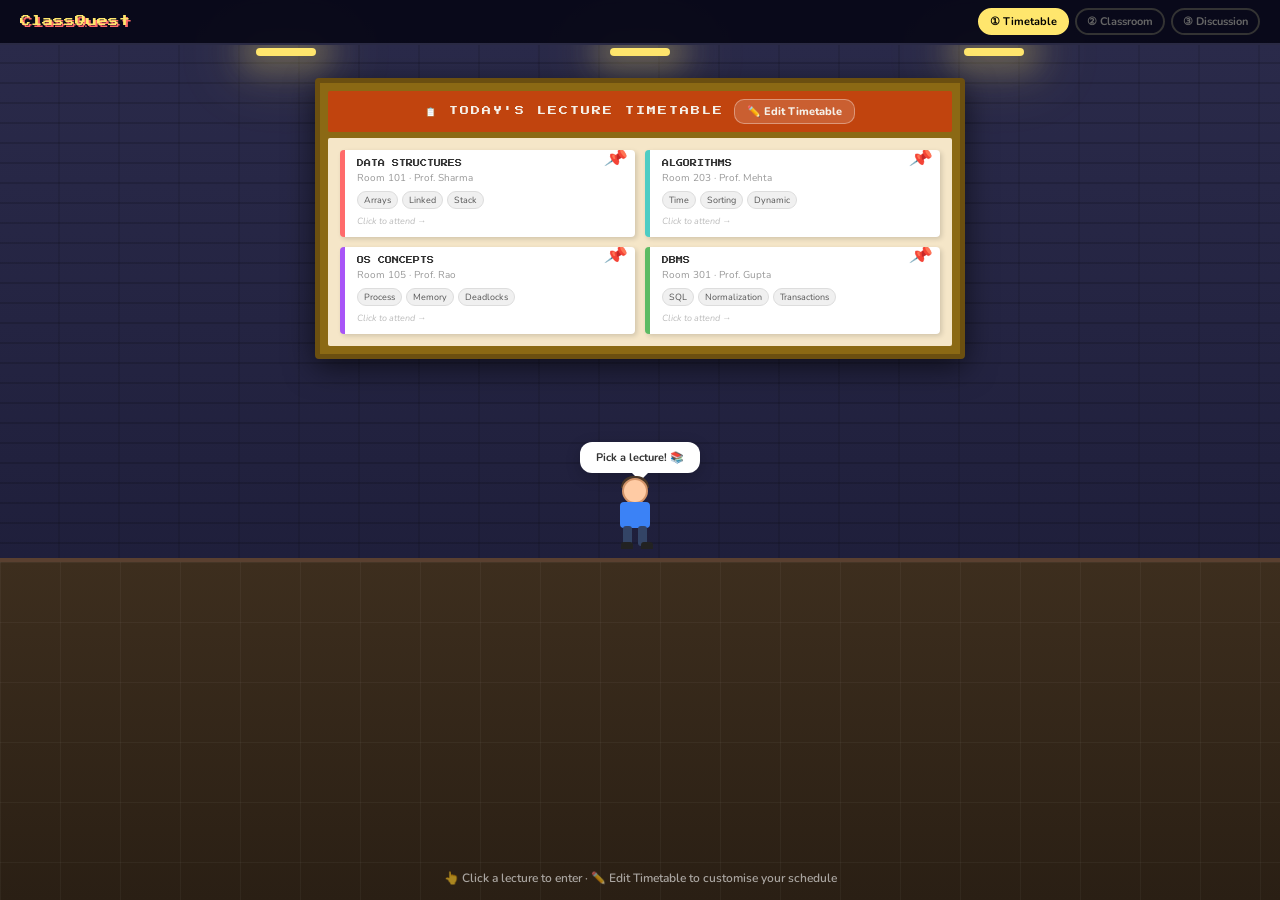
<file: lecture-tracker.html>
<!DOCTYPE html>
<html lang="en">
<head>
<meta charset="UTF-8">
<meta name="viewport" content="width=device-width, initial-scale=1.0">
<title>ClassQuest – Lecture Confusion Tracker</title>
<style>
  @import url('https://fonts.googleapis.com/css2?family=Press+Start+2P&family=VT323:wght@400&family=Nunito:wght@400;600;700;800&display=swap');

  :root {
    --chalk: #f5f0e8; --board: #2d5a27; --paper: #FFF9F0;
    --accent: #FF6B6B; --blue: #4ECDC4; --yellow: #FFE66D;
    --purple: #A855F7; --green: #5DBB63;
  }
  * { margin:0; padding:0; box-sizing:border-box; }
  body { font-family:'Nunito',sans-serif; background:#0f0f1a; overflow:hidden; height:100vh; width:100vw; }

  /* NAV */
  #nav { position:fixed; top:0; left:0; right:0; z-index:100; background:rgba(10,10,25,0.97); border-bottom:2px solid #2a2a44; display:flex; align-items:center; gap:12px; padding:8px 20px; }
  .logo { font-family:'Press Start 2P',monospace; font-size:11px; color:var(--yellow); text-shadow:2px 2px #ff6b6b; }
  #nav .steps { display:flex; gap:6px; margin-left:auto; }
  .step-pill { padding:4px 10px; border-radius:20px; font-size:11px; font-weight:700; border:2px solid #333; color:#666; transition:all 0.3s; }
  .step-pill.active { background:var(--yellow); color:#000; border-color:var(--yellow); }
  .step-pill.done { background:var(--green); color:#fff; border-color:var(--green); }

  /* SCENES */
  .scene { position:absolute; top:0; left:0; width:100%; height:100%; display:none; overflow:hidden; }
  .scene.visible { display:block; }

  /* LOBBY */
  #scene-lobby { background:linear-gradient(180deg,#1a1a3e 0%,#2d2d5e 40%,#4a3728 100%); }
  .lobby-wall { position:absolute; top:44px; left:0; right:0; height:62%; background:linear-gradient(180deg,#2a2a4a,#1e1e3a); }
  .lobby-wall::before { content:''; position:absolute; inset:0; background-image:repeating-linear-gradient(transparent 0px,transparent 18px,rgba(0,0,0,0.15) 18px,rgba(0,0,0,0.15) 20px),repeating-linear-gradient(90deg,transparent 0px,transparent 58px,rgba(0,0,0,0.1) 58px,rgba(0,0,0,0.1) 60px); }
  .lobby-floor { position:absolute; bottom:0; left:0; right:0; height:38%; background:linear-gradient(180deg,#3d2e1e,#2a1f14); border-top:4px solid #5a4030; }
  .lobby-floor::after { content:''; position:absolute; inset:0; background-image:linear-gradient(rgba(255,255,255,0.04) 1px,transparent 1px),linear-gradient(90deg,rgba(255,255,255,0.04) 1px,transparent 1px); background-size:60px 60px; }
  .ceiling-light { position:absolute; top:48px; width:60px; height:8px; background:var(--yellow); border-radius:4px; box-shadow:0 0 30px 15px rgba(255,230,109,0.25),0 0 60px 30px rgba(255,230,109,0.08); }

  /* NOTICEBOARD */
  #noticeboard { position:absolute; top:78px; left:50%; transform:translateX(-50%); width:650px; background:#8B6914; border:5px solid #6B4F10; border-radius:4px; padding:8px; box-shadow:0 8px 30px rgba(0,0,0,0.6); }
  .board-header { background:#C1440E; color:var(--chalk); font-family:'Press Start 2P',monospace; font-size:9px; text-align:center; padding:8px 12px; letter-spacing:2px; margin-bottom:6px; border-radius:2px; display:flex; align-items:center; justify-content:center; gap:10px; }
  .edit-tt-btn { background:rgba(255,255,255,0.15); border:1px solid rgba(255,255,255,0.35); color:var(--chalk); font-family:'Nunito',sans-serif; font-size:11px; font-weight:800; padding:4px 12px; border-radius:10px; cursor:pointer; transition:all 0.2s; white-space:nowrap; flex-shrink:0; }
  .edit-tt-btn:hover { background:rgba(255,255,255,0.3); }
  .board-inner { background:#f5e6c8; padding:12px; display:grid; grid-template-columns:1fr 1fr; gap:10px; border-radius:2px; min-height:180px; }
  .lecture-card { background:white; border-radius:4px; padding:10px 12px; cursor:pointer; transition:all 0.2s; border-left:5px solid var(--accent); box-shadow:2px 2px 5px rgba(0,0,0,0.15); position:relative; overflow:hidden; }
  .card-pin { position:absolute; top:-4px; right:8px; font-size:18px; transform:rotate(10deg); pointer-events:none; }
  .lecture-card:hover { transform:translateY(-3px) scale(1.02); box-shadow:4px 6px 15px rgba(0,0,0,0.25); }
  .lc-subject { font-family:'Press Start 2P',monospace; font-size:7px; color:#333; margin-bottom:4px; }
  .lc-room { font-size:10px; color:#999; margin-top:2px; }
  .lc-topics { margin-top:6px; display:flex; gap:4px; flex-wrap:wrap; }
  .topic-chip { font-size:9px; padding:2px 6px; background:#f0f0f0; border-radius:10px; color:#555; border:1px solid #ddd; }
  .click-hint { font-size:9px; color:#bbb; font-style:italic; margin-top:6px; }

  /* AVATAR */
  #avatar-lobby { position:absolute; bottom:38%; left:50%; transform:translateX(-50%); width:50px; height:80px; transition:left 0.8s ease; }
  .speech-bubble { position:absolute; background:white; border-radius:12px; padding:8px 12px; font-size:11px; color:#333; font-weight:700; white-space:nowrap; box-shadow:0 4px 15px rgba(0,0,0,0.2); bottom:85px; left:50%; transform:translateX(-50%); animation:bubblePop 0.3s ease; min-width:120px; text-align:center; }
  .speech-bubble::after { content:''; position:absolute; top:100%; left:50%; transform:translateX(-50%); border:8px solid transparent; border-top-color:white; }
  @keyframes bubblePop { from{transform:translateX(-50%) scale(0.5);opacity:0} to{transform:translateX(-50%) scale(1);opacity:1} }
  .lobby-instruction { position:absolute; bottom:14px; left:50%; transform:translateX(-50%); color:rgba(255,255,255,0.6); font-size:12px; text-align:center; font-weight:600; animation:pulse 2s infinite; white-space:nowrap; }
  @keyframes pulse { 0%,100%{opacity:0.6} 50%{opacity:1} }

  /* CLASSROOM */
  #scene-classroom { background:linear-gradient(180deg,#1a0f05,#2d1810); }
  .class-wall { position:absolute; top:44px; left:0; right:0; height:55%; background:linear-gradient(180deg,#c9a882,#b8956e); background-image:repeating-linear-gradient(transparent 0px,transparent 24px,rgba(139,105,20,0.15) 24px,rgba(139,105,20,0.15) 26px),repeating-linear-gradient(90deg,transparent 0px,transparent 74px,rgba(139,105,20,0.1) 74px,rgba(139,105,20,0.1) 76px); }
  #chalkboard { position:absolute; top:58px; left:50%; transform:translateX(-50%); width:65%; max-width:700px; height:240px; background:var(--board); border:12px solid #4a3520; border-radius:4px; padding:16px; box-shadow:0 8px 30px rgba(0,0,0,0.5),inset 0 0 30px rgba(0,0,0,0.2); }
  .board-title { font-family:'VT323',monospace; font-size:26px; color:rgba(245,240,232,0.9); text-align:center; margin-bottom:10px; }
  .chalk-topics { display:flex; flex-direction:column; gap:5px; overflow-y:auto; max-height:185px; }
  .chalk-line { font-family:'VT323',monospace; font-size:20px; color:rgba(245,240,232,0.7); padding:2px 8px; cursor:pointer; border-radius:3px; transition:all 0.2s; display:flex; align-items:center; gap:8px; }
  .chalk-line:hover { background:rgba(255,255,255,0.08); color:rgba(245,240,232,0.95); }
  .chalk-line.confused { color:var(--accent)!important; background:rgba(255,107,107,0.1); }
  .confused-dot { width:8px; height:8px; border-radius:50%; background:var(--accent); flex-shrink:0; animation:blink 1s infinite; display:none; }
  .chalk-line.confused .confused-dot { display:block; }
  @keyframes blink { 0%,100%{opacity:1} 50%{opacity:0.3} }
  .class-floor { position:absolute; bottom:0; left:0; right:0; height:40%; background:linear-gradient(180deg,#5a3a1e,#3d2610); border-top:4px solid #7a5030; }
  .class-floor::after { content:''; position:absolute; inset:0; background-image:linear-gradient(rgba(255,255,255,0.03) 1px,transparent 1px),linear-gradient(90deg,rgba(255,255,255,0.03) 1px,transparent 1px); background-size:80px 80px; }
  .desk-row { position:absolute; bottom:16%; left:0; right:0; display:flex; justify-content:center; gap:30px; align-items:flex-end; }
  .desk { width:100px; height:40px; background:linear-gradient(180deg,#D4A853,#B8902E); border-radius:4px 4px 0 0; border:2px solid #9A7520; position:relative; box-shadow:0 4px 0 #7A5810,0 6px 10px rgba(0,0,0,0.3); }
  .desk::after { content:''; position:absolute; bottom:-20px; left:10px; right:10px; height:20px; background:#9A7520; border-radius:0 0 4px 4px; }
  .my-desk { border-color:var(--yellow); background:linear-gradient(180deg,#F0C060,#D4A040); box-shadow:0 4px 0 #A07820,0 6px 15px rgba(255,230,100,0.3); }
  .desk-avatar { position:absolute; top:-75px; left:50%; transform:translateX(-50%); }
  #open-notebook-btn { position:absolute; bottom:22%; left:50%; transform:translateX(-50%); background:var(--yellow); color:#000; font-family:'Press Start 2P',monospace; font-size:8px; padding:10px 18px; border:none; border-radius:4px; cursor:pointer; transition:all 0.2s; box-shadow:0 4px 0 #b8962a; z-index:10; }
  #open-notebook-btn:hover { transform:translateX(-50%) translateY(-2px); box-shadow:0 6px 0 #b8962a; }

  /* DISCUSSION */
  #scene-discussion { background:linear-gradient(135deg,#0f0c29,#302b63,#24243e); }
  .disc-title { position:absolute; top:60px; left:50%; transform:translateX(-50%); font-family:'Press Start 2P',monospace; font-size:13px; color:var(--yellow); text-shadow:0 0 20px rgba(255,230,109,0.5); white-space:nowrap; }
  .rooms-container { position:absolute; top:115px; left:50%; transform:translateX(-50%); width:90%; max-width:800px; display:grid; grid-template-columns:1fr 1fr 1fr; gap:16px; }
  .room-card { background:rgba(255,255,255,0.05); border:1px solid rgba(255,255,255,0.1); border-radius:12px; padding:16px; cursor:pointer; transition:all 0.3s; position:relative; overflow:hidden; }
  .room-card::before { content:''; position:absolute; inset:0; background:var(--room-color,rgba(255,107,107,0.1)); opacity:0; transition:opacity 0.3s; }
  .room-card:hover { transform:translateY(-4px); border-color:rgba(255,255,255,0.25); }
  .room-card:hover::before { opacity:1; }
  .room-icon { font-size:32px; margin-bottom:10px; }
  .room-name { font-family:'Press Start 2P',monospace; font-size:8px; color:white; margin-bottom:6px; line-height:1.6; }
  .room-desc { font-size:11px; color:rgba(255,255,255,0.5); line-height:1.5; }
  .room-badge { position:absolute; top:10px; right:10px; background:var(--accent); color:white; font-size:10px; font-weight:800; padding:2px 7px; border-radius:10px; }
  .confusion-tags { margin-top:10px; display:flex; flex-wrap:wrap; gap:4px; }
  .ctag { font-size:9px; padding:2px 7px; border-radius:10px; font-weight:700; }
  .confused-summary-strip { position:absolute; bottom:20px; left:50%; transform:translateX(-50%); background:rgba(255,107,107,0.1); border:1px solid rgba(255,107,107,0.3); border-radius:12px; padding:10px 20px; color:rgba(255,255,255,0.7); font-size:12px; text-align:center; max-width:700px; width:90%; }
  .confused-summary-strip strong { color:var(--accent); }

  /* NOTEBOOK OVERLAY */
  #notebook-overlay { position:fixed; inset:0; z-index:200; background:rgba(0,0,0,0.72); display:none; align-items:center; justify-content:center; backdrop-filter:blur(4px); flex-direction:column; gap:12px; }
  #notebook-overlay.open { display:flex; }
  #notebook { width:570px; max-height:74vh; background:var(--paper); border-radius:4px; box-shadow:0 20px 60px rgba(0,0,0,0.6); overflow:hidden; animation:notebookOpen 0.4s cubic-bezier(0.34,1.56,0.64,1); display:flex; flex-direction:column; }
  @keyframes notebookOpen { from{transform:scale(0.8) rotate(-5deg);opacity:0} to{transform:scale(1) rotate(0deg);opacity:1} }
  .nb-inner { display:flex; flex:1; overflow:hidden; }
  .notebook-binding { width:40px; background:linear-gradient(180deg,#555,#333); flex-shrink:0; display:flex; flex-direction:column; align-items:center; padding:8px 0; gap:16px; }
  .spiral { width:24px; height:24px; border-radius:50%; background:#888; border:3px solid #aaa; }
  .notebook-content { flex:1; padding:20px; overflow-y:auto; background:repeating-linear-gradient(to bottom,transparent 0px,transparent 29px,#b8d4e8 29px,#b8d4e8 30px); background-size:100% 30px; }
  .notebook-title { font-family:'VT323',monospace; font-size:24px; color:#333; margin-bottom:4px; padding-bottom:8px; border-bottom:2px solid #c00; text-align:center; }
  .notebook-subtitle { font-size:11px; color:#888; text-align:center; margin-bottom:12px; }

  /* Notebook toolbar */
  .nb-toolbar { display:flex; gap:8px; margin-bottom:10px; align-items:center; }
  .nb-tool-btn { padding:5px 12px; border-radius:8px; font-family:'Nunito',sans-serif; font-size:11px; font-weight:800; cursor:pointer; border:2px solid transparent; transition:all 0.2s; }
  .nb-tool-btn.edit-toggle { background:rgba(255,107,107,0.1); color:var(--accent); border-color:rgba(255,107,107,0.25); }
  .nb-tool-btn.edit-toggle.active { background:var(--accent); color:white; border-color:var(--accent); }

  /* Notebook topic rows */
  .topic-row { display:flex; align-items:center; gap:8px; padding:7px 6px; border-bottom:1px dashed #ccc; border-radius:4px; position:relative; transition:opacity 0.2s; }
  .topic-row:not(.edit-mode-on) { cursor:pointer; }
  .topic-row:not(.edit-mode-on):hover { background:rgba(255,107,107,0.05); }
  .topic-checkbox { width:20px; height:20px; border:2px solid #bbb; border-radius:3px; flex-shrink:0; display:flex; align-items:center; justify-content:center; font-size:12px; transition:all 0.2s; }
  .topic-row.marked .topic-checkbox { background:var(--accent); border-color:var(--accent); color:white; }
  .topic-row.marked .topic-label-text { color:var(--accent); font-weight:700; }
  .topic-label-text { font-size:14px; color:#444; font-weight:600; flex:1; }
  .topic-label-input { flex:1; font-size:14px; color:#333; font-weight:700; border:1px solid #ddd; border-radius:4px; padding:2px 8px; font-family:'Nunito',sans-serif; outline:none; background:#fffaf0; }
  .topic-label-input:focus { border-color:var(--accent); box-shadow:0 0 0 2px rgba(255,107,107,0.15); }
  .confused-emoji { font-size:16px; opacity:0; transition:opacity 0.2s; pointer-events:none; }
  .topic-row.marked .confused-emoji { opacity:1; }
  .del-row-btn { width:24px; height:24px; border-radius:50%; background:rgba(255,107,107,0.1); border:1px solid rgba(255,107,107,0.3); color:var(--accent); font-size:12px; cursor:pointer; display:none; align-items:center; justify-content:center; flex-shrink:0; transition:all 0.2s; line-height:1; }
  .del-row-btn:hover { background:var(--accent); color:white; }
  .show-del .del-row-btn { display:flex; }

  /* Add topic row */
  .add-topic-row { display:flex; gap:8px; margin-top:12px; align-items:center; }
  .add-topic-input { flex:1; border:2px dashed #ccc; border-radius:6px; padding:7px 10px; font-size:13px; font-family:'Nunito',sans-serif; outline:none; color:#333; background:#fffdf8; }
  .add-topic-input:focus { border-color:var(--green); border-style:solid; }
  .add-topic-confirm { padding:7px 14px; background:var(--green); border:none; border-radius:6px; color:white; font-weight:800; font-size:13px; cursor:pointer; font-family:'Nunito',sans-serif; }
  .add-topic-confirm:hover { background:#4aaa50; }

  .notebook-footer { padding:12px 16px; display:flex; gap:10px; justify-content:flex-end; border-top:2px solid #e8dfc8; background:#faf5e8; flex-shrink:0; }
  .nb-btn { padding:8px 18px; border:none; border-radius:6px; font-family:'Nunito',sans-serif; font-size:13px; font-weight:700; cursor:pointer; transition:all 0.2s; }
  .nb-btn.primary { background:var(--accent); color:white; }
  .nb-btn.primary:hover { background:#e05555; }
  .nb-btn.secondary { background:#eee; color:#555; }
  .nb-btn.secondary:hover { background:#ddd; }

  /* TIMETABLE EDITOR */
  #tt-editor-overlay { position:fixed; inset:0; z-index:300; background:rgba(0,0,0,0.82); display:none; align-items:center; justify-content:center; backdrop-filter:blur(6px); }
  #tt-editor-overlay.open { display:flex; }
  #tt-editor { width:640px; max-height:85vh; background:#1e1e35; border-radius:16px; border:1px solid rgba(255,255,255,0.1); overflow:hidden; display:flex; flex-direction:column; animation:popIn 0.35s cubic-bezier(0.34,1.56,0.64,1); box-shadow:0 30px 80px rgba(0,0,0,0.7); }
  @keyframes popIn { from{transform:scale(0.85);opacity:0} to{transform:scale(1);opacity:1} }
  .te-header { padding:16px 20px; background:rgba(255,255,255,0.04); border-bottom:1px solid rgba(255,255,255,0.08); display:flex; align-items:center; gap:10px; }
  .te-header-title { font-family:'Press Start 2P',monospace; font-size:9px; color:white; flex:1; }
  .te-body { flex:1; overflow-y:auto; padding:16px; display:flex; flex-direction:column; gap:10px; }
  .te-footer { padding:12px 16px; border-top:1px solid rgba(255,255,255,0.08); display:flex; gap:10px; justify-content:flex-end; background:rgba(0,0,0,0.2); }
  .te-card { background:rgba(255,255,255,0.04); border:1px solid rgba(255,255,255,0.08); border-radius:10px; padding:14px 14px 14px 22px; position:relative; }
  .te-color-strip { width:6px; position:absolute; top:0; left:0; bottom:0; border-radius:10px 0 0 10px; }
  .te-card-row { display:flex; gap:8px; margin-bottom:8px; align-items:center; }
  .te-label { font-size:11px; color:rgba(255,255,255,0.45); width:70px; flex-shrink:0; font-weight:700; }
  .te-input { flex:1; background:rgba(255,255,255,0.07); border:1px solid rgba(255,255,255,0.12); border-radius:6px; padding:6px 10px; color:white; font-family:'Nunito',sans-serif; font-size:13px; outline:none; min-width:0; }
  .te-input:focus { border-color:var(--yellow); background:rgba(255,230,109,0.06); }
  .te-topics-input { flex:1; background:rgba(255,255,255,0.07); border:1px solid rgba(255,255,255,0.12); border-radius:6px; padding:6px 10px; color:rgba(255,255,255,0.8); font-family:'Nunito',sans-serif; font-size:12px; outline:none; min-width:0; }
  .te-topics-input:focus { border-color:var(--blue); }
  .te-del-btn { position:absolute; top:10px; right:10px; background:rgba(255,107,107,0.1); border:1px solid rgba(255,107,107,0.2); color:var(--accent); border-radius:6px; padding:4px 10px; font-size:11px; font-weight:800; cursor:pointer; font-family:'Nunito',sans-serif; transition:all 0.2s; }
  .te-del-btn:hover { background:var(--accent); color:white; }
  .te-add-btn { background:rgba(93,187,99,0.08); border:2px dashed rgba(93,187,99,0.35); border-radius:10px; padding:14px; text-align:center; color:#5DBB63; font-weight:800; font-size:13px; cursor:pointer; transition:all 0.2s; font-family:'Nunito',sans-serif; }
  .te-add-btn:hover { background:rgba(93,187,99,0.18); border-color:var(--green); }
  .te-btn { padding:8px 18px; border:none; border-radius:8px; font-family:'Nunito',sans-serif; font-size:13px; font-weight:700; cursor:pointer; transition:all 0.2s; }
  .te-btn.primary { background:var(--yellow); color:#000; }
  .te-btn.primary:hover { background:#f5d93a; }
  .te-btn.secondary { background:rgba(255,255,255,0.08); color:rgba(255,255,255,0.6); }
  .te-btn.secondary:hover { background:rgba(255,255,255,0.14); color:white; }

  /* CHAT */
  #chat-panel { position:fixed; inset:0; z-index:200; background:rgba(0,0,0,0.75); display:none; align-items:center; justify-content:center; backdrop-filter:blur(6px); }
  #chat-panel.open { display:flex; }
  #chat-window { width:480px; height:560px; background:#1a1a2e; border-radius:16px; border:1px solid rgba(255,255,255,0.1); display:flex; flex-direction:column; overflow:hidden; animation:popIn 0.35s cubic-bezier(0.34,1.56,0.64,1); box-shadow:0 30px 80px rgba(0,0,0,0.7); }
  .chat-header { padding:14px 18px; background:rgba(255,255,255,0.05); border-bottom:1px solid rgba(255,255,255,0.08); display:flex; align-items:center; gap:10px; }
  .chat-header-title { font-family:'Press Start 2P',monospace; font-size:9px; color:white; flex:1; }
  .chat-header-tag { font-size:10px; padding:3px 10px; background:rgba(255,107,107,0.2); color:var(--accent); border-radius:10px; font-weight:700; border:1px solid rgba(255,107,107,0.3); }
  .close-btn { background:none; border:none; color:rgba(255,255,255,0.5); font-size:20px; cursor:pointer; padding:0 4px; transition:color 0.2s; }
  .close-btn:hover { color:white; }
  .chat-messages { flex:1; padding:16px; overflow-y:auto; display:flex; flex-direction:column; gap:12px; }
  .msg { display:flex; gap:8px; align-items:flex-end; animation:msgIn 0.3s ease; }
  @keyframes msgIn { from{transform:translateY(10px);opacity:0} to{transform:translateY(0);opacity:1} }
  .msg.me { flex-direction:row-reverse; }
  .msg-avatar { width:28px; height:28px; border-radius:50%; display:flex; align-items:center; justify-content:center; font-size:14px; flex-shrink:0; background:rgba(255,255,255,0.1); }
  .msg-bubble { max-width:75%; padding:8px 12px; border-radius:14px; font-size:13px; color:white; line-height:1.5; background:rgba(255,255,255,0.08); }
  .msg.me .msg-bubble { background:linear-gradient(135deg,#4ECDC4,#45B7AA); border-radius:14px 14px 4px 14px; }
  .msg:not(.me) .msg-bubble { border-radius:14px 14px 14px 4px; }
  .msg-name { font-size:10px; color:rgba(255,255,255,0.4); margin-bottom:2px; }
  .ref-tag { font-size:10px; padding:2px 8px; background:rgba(168,85,247,0.2); color:#d8aaff; border-radius:8px; border:1px solid rgba(168,85,247,0.3); margin-top:4px; display:inline-block; }
  .chat-input-row { padding:12px 14px; border-top:1px solid rgba(255,255,255,0.08); display:flex; gap:8px; align-items:center; background:rgba(0,0,0,0.2); }
  .chat-input { flex:1; background:rgba(255,255,255,0.07); border:1px solid rgba(255,255,255,0.1); border-radius:20px; padding:8px 14px; color:white; font-family:'Nunito',sans-serif; font-size:13px; outline:none; }
  .chat-input:focus { border-color:var(--blue); }
  .chat-input::placeholder { color:rgba(255,255,255,0.3); }
  .send-btn { width:36px; height:36px; border-radius:50%; background:var(--blue); border:none; color:white; font-size:16px; cursor:pointer; transition:all 0.2s; display:flex; align-items:center; justify-content:center; }
  .send-btn:hover { background:#3dbdb5; transform:scale(1.1); }

  /* MISC */
  #confusion-badge { position:fixed; top:55px; right:20px; z-index:90; background:var(--accent); color:white; border-radius:12px; padding:8px 14px; font-size:12px; font-weight:800; display:none; box-shadow:0 4px 15px rgba(255,107,107,0.4); cursor:pointer; }
  #back-btn { position:fixed; top:58px; left:20px; z-index:90; background:rgba(255,255,255,0.1); color:rgba(255,255,255,0.7); border:1px solid rgba(255,255,255,0.2); border-radius:8px; padding:6px 12px; font-size:12px; font-weight:700; cursor:pointer; display:none; font-family:'Nunito',sans-serif; transition:all 0.2s; }
  #back-btn:hover { background:rgba(255,255,255,0.2); color:white; }
  #transition-overlay { position:fixed; inset:0; z-index:1000; background:#0f0f1a; pointer-events:none; opacity:0; transition:opacity 0.4s; }
  #transition-overlay.fade-in { opacity:1; pointer-events:all; }

  /* Pixel avatars */
  .avatar-sprite { width:40px; height:70px; position:relative; }
  .av-head { width:26px; height:26px; border-radius:50%; background:#FFCBA4; border:2px solid #D4956A; position:absolute; top:0; left:7px; }
  .av-hair { width:28px; height:12px; background:#4A3728; border-radius:14px 14px 0 0; position:absolute; top:-2px; left:6px; }
  .av-body { width:30px; height:26px; border-radius:4px; position:absolute; top:24px; left:5px; }
  .av-legs { position:absolute; top:48px; left:8px; display:flex; gap:6px; }
  .av-leg { width:9px; height:20px; background:#334466; border-radius:3px; }
  .av-shoes { position:absolute; top:64px; left:6px; display:flex; gap:8px; }
  .av-shoe { width:12px; height:7px; background:#222; border-radius:3px 3px 0 0; }
  .mini-avatar { width:24px; height:40px; position:relative; display:inline-block; }
  .ma-head { width:16px; height:16px; border-radius:50%; background:#FFCBA4; border:1px solid #D4956A; position:absolute; top:0; left:4px; }
  .ma-body { width:18px; height:16px; border-radius:3px; position:absolute; top:14px; left:3px; }
  .ma-legs { position:absolute; top:28px; left:5px; display:flex; gap:4px; }
  .ma-leg { width:5px; height:12px; background:#334466; border-radius:2px; }
  @keyframes slideFromLeft { from{transform:translateX(-100px);opacity:0} to{transform:translateX(0);opacity:1} }
  .entrance { animation:slideFromLeft 0.6s ease; }
  .particle { position:absolute; width:4px; height:4px; border-radius:50%; animation:float linear infinite; pointer-events:none; }
  @keyframes float { from{transform:translateY(100vh);opacity:0.6} to{transform:translateY(-100px);opacity:0} }
</style>
</head>
<body>

<div id="nav">
  <div class="logo">ClassQuest</div>
  <div class="steps">
    <div class="step-pill active" id="pill-1">① Timetable</div>
    <div class="step-pill" id="pill-2">② Classroom</div>
    <div class="step-pill" id="pill-3">③ Discussion</div>
  </div>
</div>

<button id="back-btn" onclick="goBack()">← Back</button>
<div id="confusion-badge" onclick="goToDiscussion()">😵 <span id="badge-count">0</span> confused · Discuss →</div>
<div id="transition-overlay"></div>

<!-- ══ SCENE 1 – LOBBY ══ -->
<div class="scene visible" id="scene-lobby">
  <div class="lobby-wall"></div>
  <div class="ceiling-light" style="left:20%"></div>
  <div class="ceiling-light" style="left:50%;transform:translateX(-50%)"></div>
  <div class="ceiling-light" style="right:20%"></div>
  <div id="noticeboard">
    <div class="board-header">
      📋 TODAY'S LECTURE TIMETABLE
      <button class="edit-tt-btn" onclick="openTimetableEditor(event)">✏️ Edit Timetable</button>
    </div>
    <div class="board-inner" id="board-inner"></div>
  </div>
  <div class="lobby-floor"></div>
  <div id="avatar-lobby" style="left:50%">
    <div class="speech-bubble" id="lobby-bubble">Pick a lecture! 📚</div>
    <div class="avatar-sprite">
      <div class="av-hair"></div><div class="av-head"></div>
      <div class="av-body" style="background:#3B82F6"></div>
      <div class="av-legs"><div class="av-leg"></div><div class="av-leg"></div></div>
      <div class="av-shoes"><div class="av-shoe"></div><div class="av-shoe"></div></div>
    </div>
  </div>
  <div class="lobby-instruction">👆 Click a lecture to enter · ✏️ Edit Timetable to customise your schedule</div>
</div>

<!-- ══ SCENE 2 – CLASSROOM ══ -->
<div class="scene" id="scene-classroom">
  <div class="class-wall"></div>
  <div id="chalkboard">
    <div class="board-title" id="board-subject">SUBJECT</div>
    <div class="chalk-topics" id="chalk-topics-list"></div>
  </div>
  <div class="class-floor"></div>
  <div class="desk-row" id="desk-row"></div>
  <button id="open-notebook-btn" onclick="openNotebook()">📓 Open My Notebook</button>
  <div class="lobby-instruction" style="bottom:5px">Click chalkboard topics to flag confusion · Open notebook to review &amp; mark</div>
</div>

<!-- ══ SCENE 3 – DISCUSSION ══ -->
<div class="scene" id="scene-discussion">
  <div id="particles-container"></div>
  <div class="disc-title">💬 DISCUSSION HUB</div>
  <div class="rooms-container" id="rooms-container"></div>
  <div class="confused-summary-strip" id="confused-strip"></div>
</div>

<!-- ══ NOTEBOOK OVERLAY ══ -->
<div id="notebook-overlay">
  <div id="notebook">
    <div class="nb-inner">
      <div class="notebook-binding">
        <div class="spiral"></div><div class="spiral"></div><div class="spiral"></div>
        <div class="spiral"></div><div class="spiral"></div><div class="spiral"></div>
        <div class="spiral"></div><div class="spiral"></div>
      </div>
      <div class="notebook-content">
        <div class="notebook-title">📓 My Confusion Notes</div>
        <div class="notebook-subtitle" id="nb-subtitle">Tap any topic you didn't understand</div>
        <div class="nb-toolbar">
          <button class="nb-tool-btn edit-toggle" id="nb-edit-toggle" onclick="toggleNbEdit()">✏️ Edit Topics</button>
        </div>
        <div id="notebook-topics"></div>
        <div class="add-topic-row" id="add-topic-row" style="display:none">
          <input class="add-topic-input" id="add-topic-input" placeholder="Add a new topic…" onkeydown="if(event.key==='Enter')confirmAddTopic()" />
          <button class="add-topic-confirm" onclick="confirmAddTopic()">+ Add</button>
        </div>
      </div>
    </div>
    <div class="notebook-footer">
      <button class="nb-btn secondary" onclick="closeNotebook()">Close</button>
      <button class="nb-btn primary" onclick="saveAndDiscuss()">Save &amp; Go to Discussion →</button>
    </div>
  </div>
</div>

<!-- ══ TIMETABLE EDITOR ══ -->
<div id="tt-editor-overlay">
  <div id="tt-editor">
    <div class="te-header">
      <span style="font-size:18px">📋</span>
      <div class="te-header-title">EDIT TIMETABLE</div>
      <button class="close-btn" onclick="closeTimetableEditor()">×</button>
    </div>
    <div class="te-body" id="te-body"></div>
    <div class="te-footer">
      <button class="te-btn secondary" onclick="closeTimetableEditor()">Cancel</button>
      <button class="te-btn primary" onclick="saveTimetable()">💾 Save Changes</button>
    </div>
  </div>
</div>

<!-- ══ CHAT PANEL ══ -->
<div id="chat-panel">
  <div id="chat-window">
    <div class="chat-header">
      <div style="font-size:20px" id="chat-room-icon">👥</div>
      <div class="chat-header-title" id="chat-room-title">STUDY GROUP</div>
      <div class="chat-header-tag" id="chat-ref-tag">📌 Topic</div>
      <button class="close-btn" onclick="closeChat()">×</button>
    </div>
    <div class="chat-messages" id="chat-messages"></div>
    <div class="chat-input-row">
      <input class="chat-input" id="chat-input" placeholder="Ask about a topic… press Enter to send" onkeydown="if(event.key==='Enter')sendMessage()" />
      <button class="send-btn" onclick="sendMessage()">➤</button>
    </div>
  </div>
</div>

<script>
// ─── STATE ───
let currentSubject='', currentTopics=[], markedTopics=[], confusedOnChalkboard=[];
let currentScene='lobby', nbEditMode=false, editBuffer=[];
const CARD_COLORS=['#FF6B6B','#4ECDC4','#A855F7','#5DBB63','#FF9500','#FF3EBD'];
const OTHERS=['Arjun 🎮','Priya 📱','Rohan 🎵','Sneha ✏️','Karan 🚀'];
const AVCOLS=['#FF6B6B','#4ECDC4','#A855F7','#5DBB63','#FFB347'];

let timetable=[
  {subject:'Data Structures', room:'Room 101 · Prof. Sharma', topics:['Arrays & Pointers','Linked Lists','Stack & Queue','Binary Trees','Graph Traversal']},
  {subject:'Algorithms',      room:'Room 203 · Prof. Mehta',  topics:['Time Complexity','Sorting Methods','Dynamic Programming','Greedy Algorithms','Backtracking']},
  {subject:'OS Concepts',     room:'Room 105 · Prof. Rao',    topics:['Process Scheduling','Memory Paging','Deadlocks','Semaphores','Virtual Memory']},
  {subject:'DBMS',            room:'Room 301 · Prof. Gupta',  topics:['SQL Joins','Normalization','Transactions','Indexing','Query Optimization']},
];

// ─── NOTICEBOARD ───
function renderNoticeboard(){
  const inner=document.getElementById('board-inner');
  inner.innerHTML='';
  timetable.forEach((lec,i)=>{
    const card=document.createElement('div');
    card.className='lecture-card';
    card.style.borderLeftColor=CARD_COLORS[i%CARD_COLORS.length];
    const chips=lec.topics.slice(0,3).map(t=>`<span class="topic-chip">${t.split(' ')[0]}</span>`).join('');
    card.innerHTML=`
      <div class="card-pin">📌</div>
      <div class="lc-subject">${lec.subject.toUpperCase()}</div>
      <div class="lc-room">${lec.room}</div>
      <div class="lc-topics">${chips}</div>
      <div class="click-hint">Click to attend →</div>`;
    card.onclick=()=>enterClass(lec.subject,[...lec.topics],CARD_COLORS[i%CARD_COLORS.length]);
    inner.appendChild(card);
  });
}

// ─── SCENE MANAGEMENT ───
function transitionTo(fn){
  const o=document.getElementById('transition-overlay');
  o.classList.add('fade-in');
  setTimeout(()=>{fn();o.classList.remove('fade-in');},400);
}
function showScene(name){
  document.querySelectorAll('.scene').forEach(s=>s.classList.remove('visible'));
  document.getElementById('scene-'+name).classList.add('visible');
  currentScene=name;
  const map={lobby:1,classroom:2,discussion:3};
  const active=map[name];
  ['pill-1','pill-2','pill-3'].forEach((id,i)=>{
    const el=document.getElementById(id);
    el.classList.remove('active','done');
    if(i+1<active)el.classList.add('done');
    if(i+1===active)el.classList.add('active');
  });
  document.getElementById('back-btn').style.display=name==='lobby'?'none':'block';
}

// ─── ENTER CLASS ───
function enterClass(subject,topics,color){
  currentSubject=subject; currentTopics=[...topics]; markedTopics=[]; nbEditMode=false;
  const av=document.getElementById('avatar-lobby');
  document.getElementById('lobby-bubble').textContent=`Heading to ${subject}! 🚀`;
  av.style.left='82%';
  setTimeout(()=>{
    transitionTo(()=>{setupClassroom(subject,topics,color);showScene('classroom');});
  },800);
}

function setupClassroom(subject,topics,color){
  document.getElementById('board-subject').textContent=subject.toUpperCase();
  const tl=document.getElementById('chalk-topics-list');
  tl.innerHTML=''; confusedOnChalkboard=[];
  topics.forEach(t=>{
    const div=document.createElement('div');
    div.className='chalk-line';
    div.innerHTML=`<div class="confused-dot"></div>${t}`;
    div.onclick=()=>{
      div.classList.toggle('confused');
      if(div.classList.contains('confused')){if(!confusedOnChalkboard.includes(t))confusedOnChalkboard.push(t);}
      else confusedOnChalkboard=confusedOnChalkboard.filter(x=>x!==t);
    };
    tl.appendChild(div);
  });
  const deskRow=document.getElementById('desk-row');
  deskRow.innerHTML='';
  [...OTHERS.slice(0,4),'ME'].sort(()=>Math.random()-0.5).forEach((name,i)=>{
    const isMe=name==='ME';
    const desk=document.createElement('div');
    desk.className='desk entrance'+(isMe?' my-desk':'');
    desk.style.animationDelay=(i*0.08)+'s';
    const avDiv=document.createElement('div');
    avDiv.className='desk-avatar';
    if(isMe){
      avDiv.innerHTML=`<div class="avatar-sprite" style="transform:scale(0.7);transform-origin:bottom center"><div class="av-hair"></div><div class="av-head"></div><div class="av-body" style="background:#3B82F6"></div><div class="av-legs"><div class="av-leg"></div><div class="av-leg"></div></div><div class="av-shoes"><div class="av-shoe"></div><div class="av-shoe"></div></div></div><div style="font-size:10px;color:${color};font-weight:800;text-align:center;margin-top:2px">YOU</div>`;
    }else{
      const col=AVCOLS[i%AVCOLS.length];
      avDiv.innerHTML=`<div class="mini-avatar"><div class="ma-head"></div><div class="ma-body" style="background:${col}"></div><div class="ma-legs"><div class="ma-leg"></div><div class="ma-leg"></div></div></div><div style="font-size:9px;color:rgba(255,255,255,0.5);text-align:center">${name.split(' ')[0]}</div>`;
    }
    desk.appendChild(avDiv); deskRow.appendChild(desk);
  });
  buildNotebook(topics);
}

// ─── NOTEBOOK ───
function buildNotebook(topics){
  document.getElementById('nb-subtitle').textContent=`${currentSubject} – tap what confused you`;
  const container=document.getElementById('notebook-topics');
  container.innerHTML='';
  nbEditMode=false;
  document.getElementById('nb-edit-toggle').classList.remove('active');
  document.getElementById('nb-edit-toggle').textContent='✏️ Edit Topics';
  document.getElementById('add-topic-row').style.display='none';
  topics.forEach(t=>appendNotebookRow(t,container,false));
}

function appendNotebookRow(topic,container,inEditMode){
  const row=document.createElement('div');
  row.className='topic-row'+(inEditMode?' edit-mode-on show-del':'');
  row.dataset.topic=topic;
  if(inEditMode){
    row.innerHTML=`
      <div class="topic-checkbox" style="opacity:0.3;pointer-events:none"></div>
      <input class="topic-label-input" value="${topic}" />
      <div class="confused-emoji">😵</div>
      <button class="del-row-btn" onclick="deleteRow(this)">✕</button>`;
    row.querySelector('.topic-label-input').addEventListener('change',e=>{
      const old=row.dataset.topic;
      row.dataset.topic=e.target.value;
      const idx=markedTopics.indexOf(old);
      if(idx>-1)markedTopics[idx]=e.target.value;
    });
  }else{
    row.innerHTML=`
      <div class="topic-checkbox"></div>
      <div class="topic-label-text">${topic}</div>
      <div class="confused-emoji">😵</div>
      <button class="del-row-btn" onclick="deleteRow(this)">✕</button>`;
    const clickMark=()=>toggleMark(row);
    row.querySelector('.topic-checkbox').addEventListener('click',clickMark);
    row.querySelector('.topic-label-text').addEventListener('click',clickMark);
    row.querySelector('.confused-emoji').addEventListener('click',clickMark);
  }
  container.appendChild(row);
}

function toggleMark(row){
  const topic=row.dataset.topic;
  row.classList.toggle('marked');
  const cb=row.querySelector('.topic-checkbox');
  if(row.classList.contains('marked')){cb.textContent='✓';if(!markedTopics.includes(topic))markedTopics.push(topic);}
  else{cb.textContent='';markedTopics=markedTopics.filter(t=>t!==topic);}
  updateBadge();
}

function deleteRow(btn){
  const row=btn.closest('.topic-row');
  const topic=row.dataset.topic;
  markedTopics=markedTopics.filter(t=>t!==topic);
  currentTopics=currentTopics.filter(t=>t!==topic);
  row.style.opacity='0';row.style.transform='translateX(20px)';row.style.transition='all 0.2s';
  setTimeout(()=>row.remove(),200);
  updateBadge();
}

function toggleNbEdit(){
  nbEditMode=!nbEditMode;
  const btn=document.getElementById('nb-edit-toggle');
  btn.classList.toggle('active',nbEditMode);
  btn.textContent=nbEditMode?'✅ Done Editing':'✏️ Edit Topics';
  document.getElementById('add-topic-row').style.display=nbEditMode?'flex':'none';
  document.getElementById('add-topic-input').value='';

  const container=document.getElementById('notebook-topics');
  const rows=[...container.querySelectorAll('.topic-row')];

  if(nbEditMode){
    // Convert each row to edit mode
    rows.forEach(row=>{
      const topic=row.dataset.topic;
      const isMarked=row.classList.contains('marked');
      // Replace entire row content
      row.innerHTML=`
        <div class="topic-checkbox" style="opacity:0.3;pointer-events:none">${isMarked?'✓':''}</div>
        <input class="topic-label-input" value="${topic}" />
        <div class="confused-emoji" style="opacity:${isMarked?1:0}">😵</div>
        <button class="del-row-btn" onclick="deleteRow(this)">✕</button>`;
      row.classList.add('edit-mode-on','show-del');
      if(isMarked)row.classList.add('marked');
      row.querySelector('.topic-label-input').addEventListener('change',e=>{
        const old=row.dataset.topic;
        row.dataset.topic=e.target.value;
        const idx=markedTopics.indexOf(old);
        if(idx>-1)markedTopics[idx]=e.target.value;
      });
    });
  }else{
    // Convert back to view mode
    rows.forEach(row=>{
      const topic=row.querySelector('.topic-label-input')?.value||row.dataset.topic;
      row.dataset.topic=topic;
      const isMarked=row.classList.contains('marked');
      row.innerHTML=`
        <div class="topic-checkbox">${isMarked?'✓':''}</div>
        <div class="topic-label-text">${topic}</div>
        <div class="confused-emoji">😵</div>
        <button class="del-row-btn" onclick="deleteRow(this)">✕</button>`;
      row.classList.remove('edit-mode-on','show-del');
      const clickMark=()=>toggleMark(row);
      row.querySelector('.topic-checkbox').addEventListener('click',clickMark);
      row.querySelector('.topic-label-text').addEventListener('click',clickMark);
      row.querySelector('.confused-emoji').addEventListener('click',clickMark);
    });
  }
}

function confirmAddTopic(){
  const input=document.getElementById('add-topic-input');
  const val=input.value.trim();
  if(!val)return;
  const container=document.getElementById('notebook-topics');
  // Add as edit-mode row
  const row=document.createElement('div');
  row.className='topic-row edit-mode-on show-del';
  row.dataset.topic=val;
  row.innerHTML=`
    <div class="topic-checkbox" style="opacity:0.3;pointer-events:none"></div>
    <input class="topic-label-input" value="${val}" />
    <div class="confused-emoji" style="opacity:0">😵</div>
    <button class="del-row-btn" onclick="deleteRow(this)">✕</button>`;
  row.querySelector('.topic-label-input').addEventListener('change',e=>{
    const old=row.dataset.topic; row.dataset.topic=e.target.value;
    const idx=markedTopics.indexOf(old); if(idx>-1)markedTopics[idx]=e.target.value;
  });
  container.appendChild(row);
  currentTopics.push(val);
  input.value=''; input.focus();
}

function openNotebook(){ document.getElementById('notebook-overlay').classList.add('open'); }
function closeNotebook(){
  if(nbEditMode)toggleNbEdit();
  document.getElementById('notebook-overlay').classList.remove('open');
}
function updateBadge(){
  const badge=document.getElementById('confusion-badge');
  document.getElementById('badge-count').textContent=markedTopics.length;
  badge.style.display=(markedTopics.length>0&&currentScene==='classroom')?'block':'none';
}
function saveAndDiscuss(){
  if(nbEditMode)toggleNbEdit();
  closeNotebook();
  confusedOnChalkboard.forEach(t=>{if(!markedTopics.includes(t))markedTopics.push(t);});
  updateBadge();
  setTimeout(()=>transitionTo(()=>{setupDiscussion();showScene('discussion');spawnParticles();}),200);
}

// ─── TIMETABLE EDITOR ───
function openTimetableEditor(e){
  e.stopPropagation();
  editBuffer=timetable.map(l=>({...l,topics:[...l.topics]}));
  renderTimetableEditor();
  document.getElementById('tt-editor-overlay').classList.add('open');
}
function closeTimetableEditor(){ document.getElementById('tt-editor-overlay').classList.remove('open'); }

function renderTimetableEditor(){
  const body=document.getElementById('te-body');
  body.innerHTML='';
  editBuffer.forEach((lec,i)=>{
    const card=document.createElement('div');
    card.className='te-card';
    card.innerHTML=`
      <div class="te-color-strip" style="background:${CARD_COLORS[i%CARD_COLORS.length]}"></div>
      <button class="te-del-btn" onclick="removeTeCard(${i})">✕ Remove</button>
      <div class="te-card-row">
        <span class="te-label">Subject</span>
        <input class="te-input" data-field="subject" value="${lec.subject}" placeholder="Subject name" />
      </div>
      <div class="te-card-row">
        <span class="te-label">Room/Prof</span>
        <input class="te-input" data-field="room" value="${lec.room}" placeholder="Room 101 · Prof. Name" />
      </div>
      <div class="te-card-row">
        <span class="te-label">Topics</span>
        <input class="te-topics-input" data-field="topics" value="${lec.topics.join(', ')}" placeholder="Topic A, Topic B, Topic C…" />
      </div>`;
    card.querySelectorAll('[data-field]').forEach(inp=>{
      inp.addEventListener('input',()=>{
        if(inp.dataset.field==='topics') editBuffer[i].topics=inp.value.split(',').map(t=>t.trim()).filter(Boolean);
        else editBuffer[i][inp.dataset.field]=inp.value;
      });
    });
    body.appendChild(card);
  });
  const addBtn=document.createElement('div');
  addBtn.className='te-add-btn';
  addBtn.textContent='＋ Add New Lecture';
  addBtn.onclick=addTeCard;
  body.appendChild(addBtn);
}

function removeTeCard(idx){ editBuffer.splice(idx,1); renderTimetableEditor(); }
function addTeCard(){
  editBuffer.push({subject:'',room:'',topics:[]});
  renderTimetableEditor();
  document.getElementById('te-body').scrollTop=99999;
}
function saveTimetable(){
  timetable=editBuffer.filter(l=>l.subject.trim()!=='');
  closeTimetableEditor(); renderNoticeboard();
  const nb=document.getElementById('noticeboard');
  nb.style.outline='3px solid var(--yellow)'; nb.style.outlineOffset='4px';
  setTimeout(()=>{nb.style.outline='none';},800);
}

// ─── DISCUSSION ───
function goToDiscussion(){
  confusedOnChalkboard.forEach(t=>{if(!markedTopics.includes(t))markedTopics.push(t);});
  transitionTo(()=>{setupDiscussion();showScene('discussion');spawnParticles();});
}
function setupDiscussion(){
  document.getElementById('confusion-badge').style.display='none';
  const container=document.getElementById('rooms-container'); container.innerHTML='';
  const rooms=[
    {icon:'👥',name:'GROUP STUDY',desc:'Discuss confusing topics with your entire class',color:'rgba(78,205,196,0.15)',badge:'12 online',tags:markedTopics.slice(0,2)},
    {icon:'🔒',name:'PRIVATE MSG',desc:'Ask a classmate directly in a private chat',color:'rgba(168,85,247,0.15)',badge:null,tags:[]},
    {icon:'🤖',name:'AI TUTOR',desc:'Get instant explanations on any confused topic',color:'rgba(255,230,109,0.15)',badge:'Always on',tags:markedTopics},
  ];
  rooms.forEach(r=>{
    const card=document.createElement('div');
    card.className='room-card'; card.style.setProperty('--room-color',r.color); card.onclick=()=>openChat(r);
    const tags=r.tags.map(t=>`<span class="ctag" style="background:rgba(255,107,107,0.15);color:#ff9999;border:1px solid rgba(255,107,107,0.2)">#${t.split(' ')[0]}</span>`).join('');
    card.innerHTML=`<div class="room-icon">${r.icon}</div>${r.badge?`<div class="room-badge">${r.badge}</div>`:''}<div class="room-name">${r.name}</div><div class="room-desc">${r.desc}</div>${tags?`<div class="confusion-tags">${tags}</div>`:''}`;
    container.appendChild(card);
  });
  const strip=document.getElementById('confused-strip');
  strip.innerHTML=markedTopics.length>0
    ?`😵 You marked <strong>${markedTopics.length} topic(s)</strong> as confusing in <strong>${currentSubject}</strong>: ${markedTopics.map(t=>`<em>${t}</em>`).join(', ')} · Pick a room!`
    :`✅ No confused topics from <strong>${currentSubject}</strong>. You can still join discussions below.`;
}

// ─── CHAT ───
function openChat(room){
  document.getElementById('chat-room-icon').textContent=room.icon;
  document.getElementById('chat-room-title').textContent=room.name;
  const ref=markedTopics.length>0?markedTopics[0]:currentSubject;
  document.getElementById('chat-ref-tag').textContent='📌 '+ref;
  const msgs=document.getElementById('chat-messages'); msgs.innerHTML='';
  [{name:OTHERS[0],text:`Anyone else lost on ${ref}? 😅`,me:false},
   {name:OTHERS[1],text:`Same! The explanation went too fast.`,me:false},
   {name:null,text:`I marked it too. Let's break it down together!`,me:true},
   {name:OTHERS[2],text:`Found a great resource – sharing now!`,me:false}]
   .forEach((m,i)=>setTimeout(()=>addMessage(m.name,m.text,m.me,ref,i===0),i*260));
  document.getElementById('chat-panel').classList.add('open');
}
function addMessage(name,text,isMe,ref,showRef){
  const msgs=document.getElementById('chat-messages');
  const msg=document.createElement('div');
  msg.className='msg'+(isMe?' me':'');
  const av=isMe?'🧑':(name?name.split(' ')[1]||'👤':'🧑');
  msg.innerHTML=`<div class="msg-avatar">${av}</div><div>${!isMe&&name?`<div class="msg-name">${name.split(' ')[0]}</div>`:''}<div class="msg-bubble">${text}${showRef?`<div class="ref-tag">📌 Ref: ${ref}</div>`:''}</div></div>`;
  msgs.appendChild(msg); msgs.scrollTop=msgs.scrollHeight;
}
function closeChat(){ document.getElementById('chat-panel').classList.remove('open'); }
function sendMessage(){
  const input=document.getElementById('chat-input'); const text=input.value.trim(); if(!text)return;
  const ref=markedTopics.length>0?markedTopics[0]:currentSubject;
  addMessage(null,text,true,ref,false); input.value='';
  const replies=[`Good question on ${ref}! It's really about how the data flows internally.`,`Same doubt 🤔 Group study might help!`,`I found a video on ${ref} that clicked for me.`,`Prof's slide 42 might cover this!`];
  setTimeout(()=>addMessage(OTHERS[Math.floor(Math.random()*OTHERS.length)],replies[Math.floor(Math.random()*replies.length)],false,ref,false),900+Math.random()*500);
}

// ─── BACK ───
function goBack(){
  closeNotebook(); closeChat();
  transitionTo(()=>{
    showScene('lobby');
    const av=document.getElementById('avatar-lobby');
    av.style.transition='none'; av.style.left='50%';
    setTimeout(()=>{av.style.transition='left 0.8s ease';},50);
    document.getElementById('lobby-bubble').textContent='Pick a lecture! 📚';
    document.getElementById('confusion-badge').style.display='none';
  });
}

function spawnParticles(){
  const c=document.getElementById('particles-container'); c.innerHTML='';
  const cols=['#FF6B6B','#4ECDC4','#FFE66D','#A855F7','#5DBB63'];
  for(let i=0;i<20;i++){
    const p=document.createElement('div'); p.className='particle';
    p.style.cssText=`left:${Math.random()*100}%;width:${2+Math.random()*4}px;height:${2+Math.random()*4}px;background:${cols[i%cols.length]};animation-duration:${4+Math.random()*6}s;animation-delay:${Math.random()*4}s;opacity:0.4;`;
    c.appendChild(p);
  }
}

renderNoticeboard();
</script>
</body>
</html>
</file>
